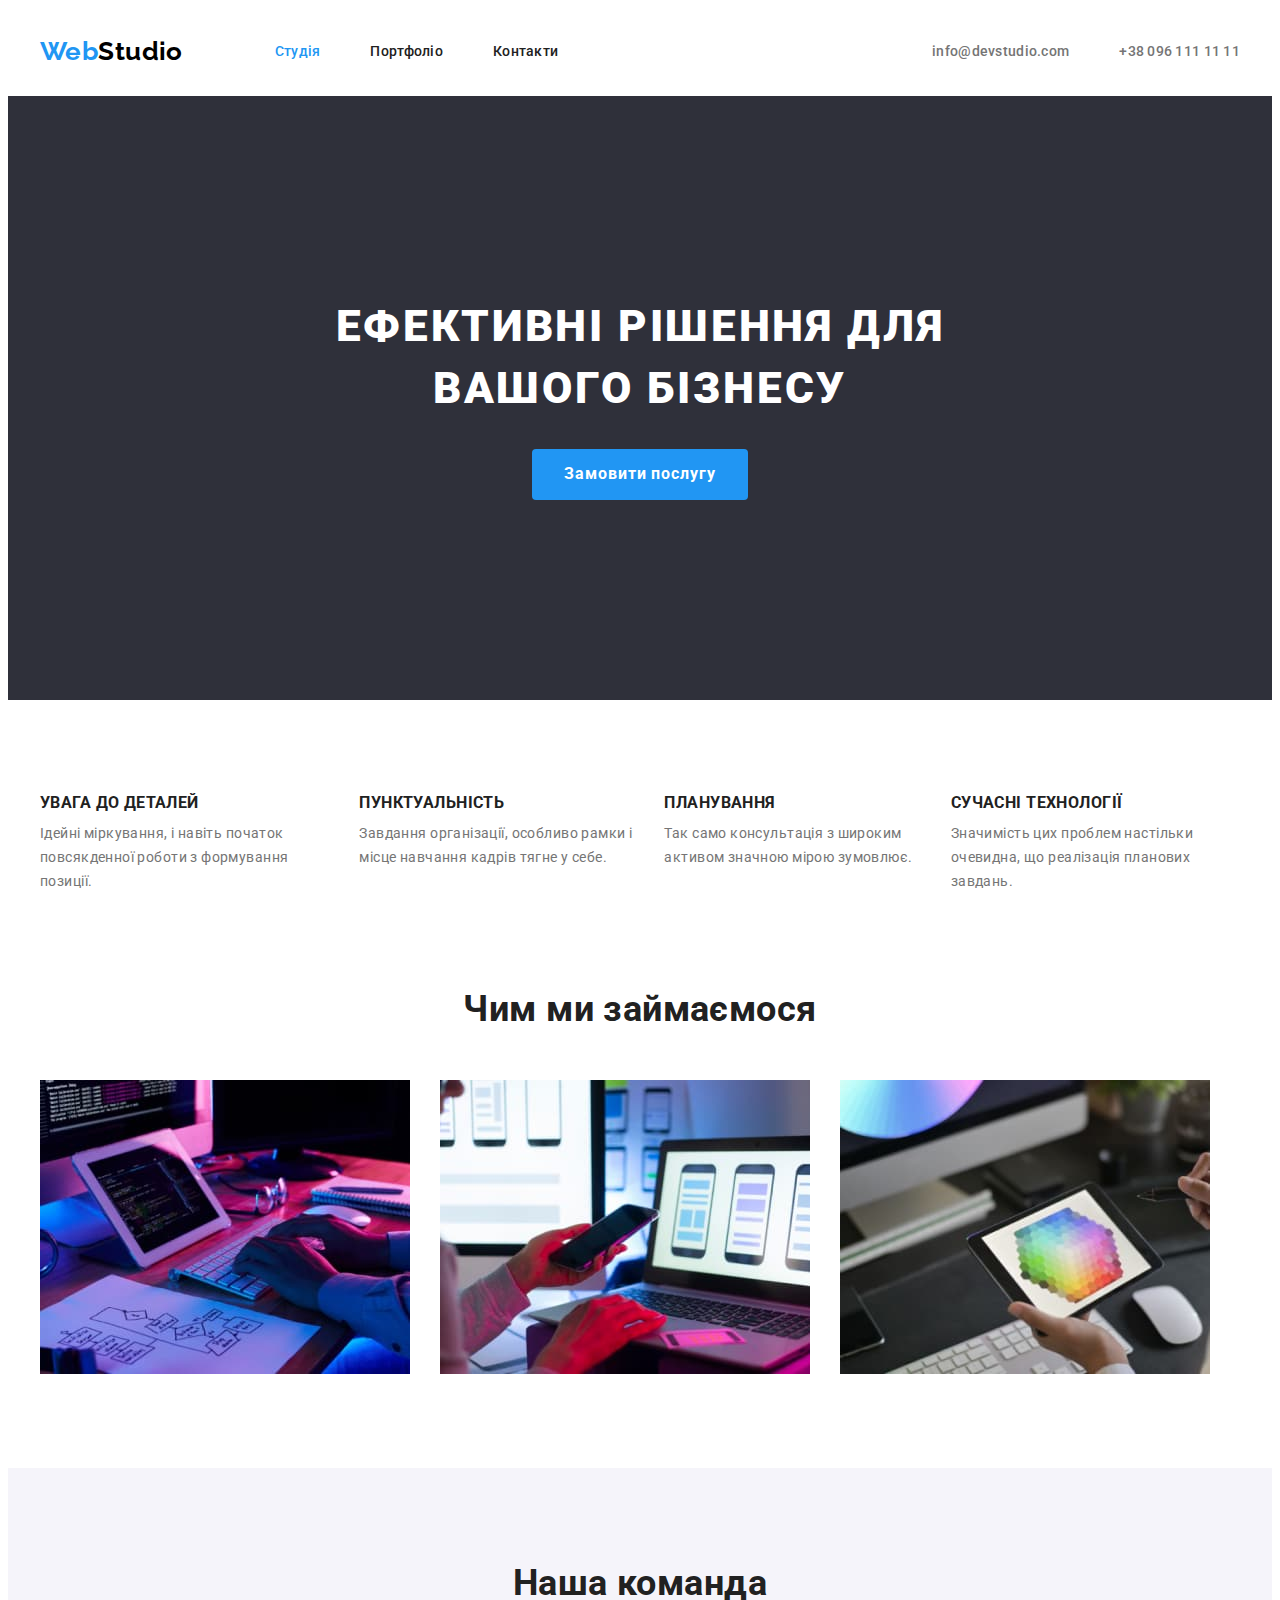
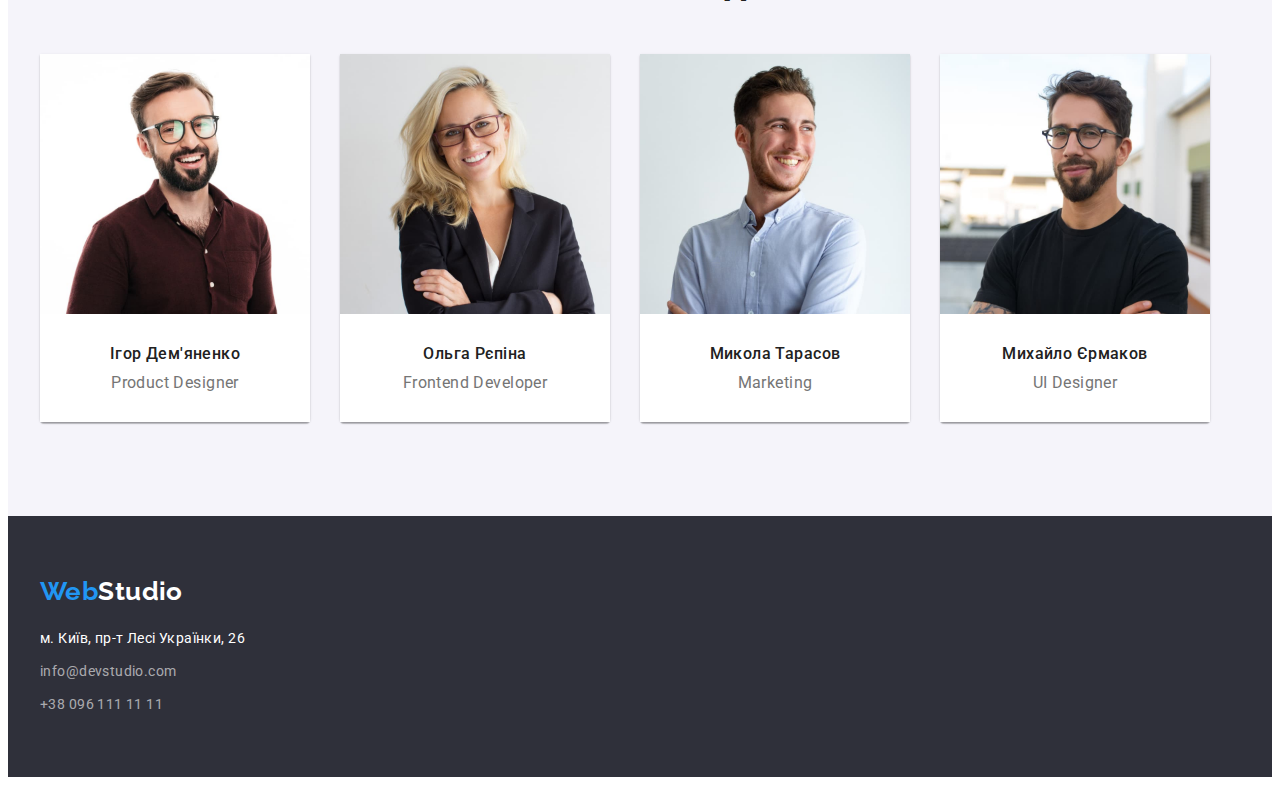
<file: index.html>
<!DOCTYPE html>
<html lang="uk">
  <head>
    <meta charset="UTF-8" />
    <meta http-equiv="X-UA-Compatible" content="IE=edge" />
    <meta name="viewport" content="width=device-width, initial-scale=1.0" />
    <title>Webstudio</title>
    <link
      href="https://fonts.googleapis.com/css2?family=Raleway:wght@700&family=Roboto:wght@400;500;700;900&display=swap"
      rel="stylesheet"
    />
    <link
      rel="stylesheet"
      href="https://cdnjs.cloudflare.com/ajax/libs/modern-normalize/1.1.0/modern-normalize.min.css"
      integrity="sha512-wpPYUAdjBVSE4KJnH1VR1HeZfpl1ub8YT/NKx4PuQ5NmX2tKuGu6U/JRp5y+Y8XG2tV+wKQpNHVUX03MfMFn9Q=="
      crossorigin="anonymous"
      referrerpolicy="no-referrer"
    />
    <link rel="stylesheet" href="./css/style.css" />
  </head>
  <body>
    <!--Header's site-->
    <header>
      <!--Navigation's site-->
      <div class="container nav">
        <a href="./index.html" class="logo-header"
          ><span class="logo-letters">Web</span>Studio</a
        >
        <nav>
          <ul class="site-nav list">
            <li class="item">
              <a href="./index.html" class="link current">Студія</a>
            </li>
            <li class="item">
              <a href="./portfolio.html" class="link">Портфоліо</a>
            </li>
            <li class="item"><a href="" class="link">Контакти</a></li>
          </ul>
        </nav>
        <!--Contacts-->
        <ul class="list contact">
          <li class="item">
            <a href="mailto:info@devstudio.com" class="site-contacts"
              >info@devstudio.com</a
            >
          </li>
          <li class="item">
            <a href="tel:+380961111111" class="site-contacts"
              >+38 096 111 11 11</a
            >
          </li>
        </ul>
      </div>
    </header>
    <main>
      <!--Hero-->
      <section class="hero">
        <h1 class="hero-title">Ефективні рішення для вашого бізнесу</h1>
        <button type="button" class="hero-button">Замовити послугу</button>
      </section>
      <!--Features-->
      <section class="section">
        <!-- Hidden heading -->
        <div class="container">
          <h2 class="visually-hidden">Особливості</h2>
          <ul class="features list">
            <li class="item">
              <h3 class="features-title">Увага до деталей</h3>
              <p class="features-list">
                Ідейні міркування, і навіть початок повсякденної роботи з
                формування позиції.
              </p>
            </li>
            <li class="item">
              <h3 class="features-title">Пунктуальність</h3>
              <p class="features-list">
                Завдання організації, особливо рамки і місце навчання кадрів
                тягне у себе.
              </p>
            </li>
            <li class="item">
              <h3 class="features-title">Планування</h3>
              <p class="features-list">
                Так само консультація з широким активом значною мірою зумовлює.
              </p>
            </li>
            <li class="item">
              <h3 class="features-title">Сучасні технології</h3>
              <p class="features-list">
                Значимість цих проблем настільки очевидна, що реалізація
                планових завдань.
              </p>
            </li>
          </ul>
        </div>
      </section>
      <!--Our works-->
      <section class="work">
        <div class="container">
          <h2 class="our-work-title">Чим ми займаємося</h2>
          <ul class="our-work list">
            <li class="item">
              <img
                src="./images/images-index/box-1.jpg"
                alt="Людина працює за ноутбуком"
                width="370"
                height="294"
              />
            </li>
            <li class="item">
              <img
                src="./images/images-index/box-2.jpg"
                alt="Людина тримає смартфон"
                width="370"
                height="294"
              />
            </li>
            <li class="item">
              <img
                src="./images/images-index/box-3.jpg"
                alt="Людина працює з планшетом"
                width="370"
                height="294"
              />
            </li>
          </ul>
        </div>
      </section>
      <!--Our team-->
      <section class="section team">
        <div class="container">
          <h2 class="our-teams-title">Наша команда</h2>
          <ul class="our-teams list">
            <li class="item">
              <img
                src="./images/images-index/img-1.jpg"
                alt="Чоловік"
                width="270"
                height="260"
              />
              <div class="border-teams">
                <h3 class="our-teams-name">Ігор Дем'яненко</h3>
                <p class="our-team-profession">Product Designer</p>
              </div>
            </li>
            <li class="item">
              <img
                src="./images/images-index/img-2.jpg"
                alt="Жінка"
                width="270"
                height="260"
              />
              <div class="border-teams">
                <h3 class="our-teams-name">Ольга Рєпіна</h3>
                <p class="our-team-profession">Frontend Developer</p>
              </div>
            </li>
            <li class="item">
              <img
                src="./images/images-index/img-3.jpg"
                alt="Чоловік"
                width="270"
                height="260"
              />
              <div class="border-teams">
                <h3 class="our-teams-name">Микола Тарасов</h3>
                <p class="our-team-profession">Marketing</p>
              </div>
            </li>
            <li class="item">
              <img
                src="./images/images-index/img-4.jpg"
                alt="Чоловік"
                width="270"
                height="260"
              />
              <div class="border-teams">
                <h3 class="our-teams-name">Михайло Єрмаков</h3>
                <p class="our-team-profession">UI Designer</p>
              </div>
            </li>
          </ul>
        </div>
      </section>
    </main>
    <!-- Adress -->
    <footer class="footer">
      <div class="container">
        <a href="./index.html" class="logo-footer"
          ><span class="logo-letters">Web</span>Studio</a
        >
        <address>
          <ul class="list">
            <li class="items">
              <a
                href="https://goo.gl/maps/6pdL2G1aaHJUCAZU8"
                target="_blank"
                rel="noopener noreferrer"
                class="footer-adress"
                >м. Київ, пр-т Лесі Українки, 26</a
              >
            </li>
            <li class="items">
              <a href="mailto:info@devstudio.com" class="footer-contacts"
                >info@devstudio.com</a
              >
            </li>
            <li class="items">
              <a href="tel:+380961111111" class="footer-contacts"
                >+38 096 111 11 11</a
              >
            </li>
          </ul>
        </address>
      </div>
    </footer>
  </body>
</html>
</file>
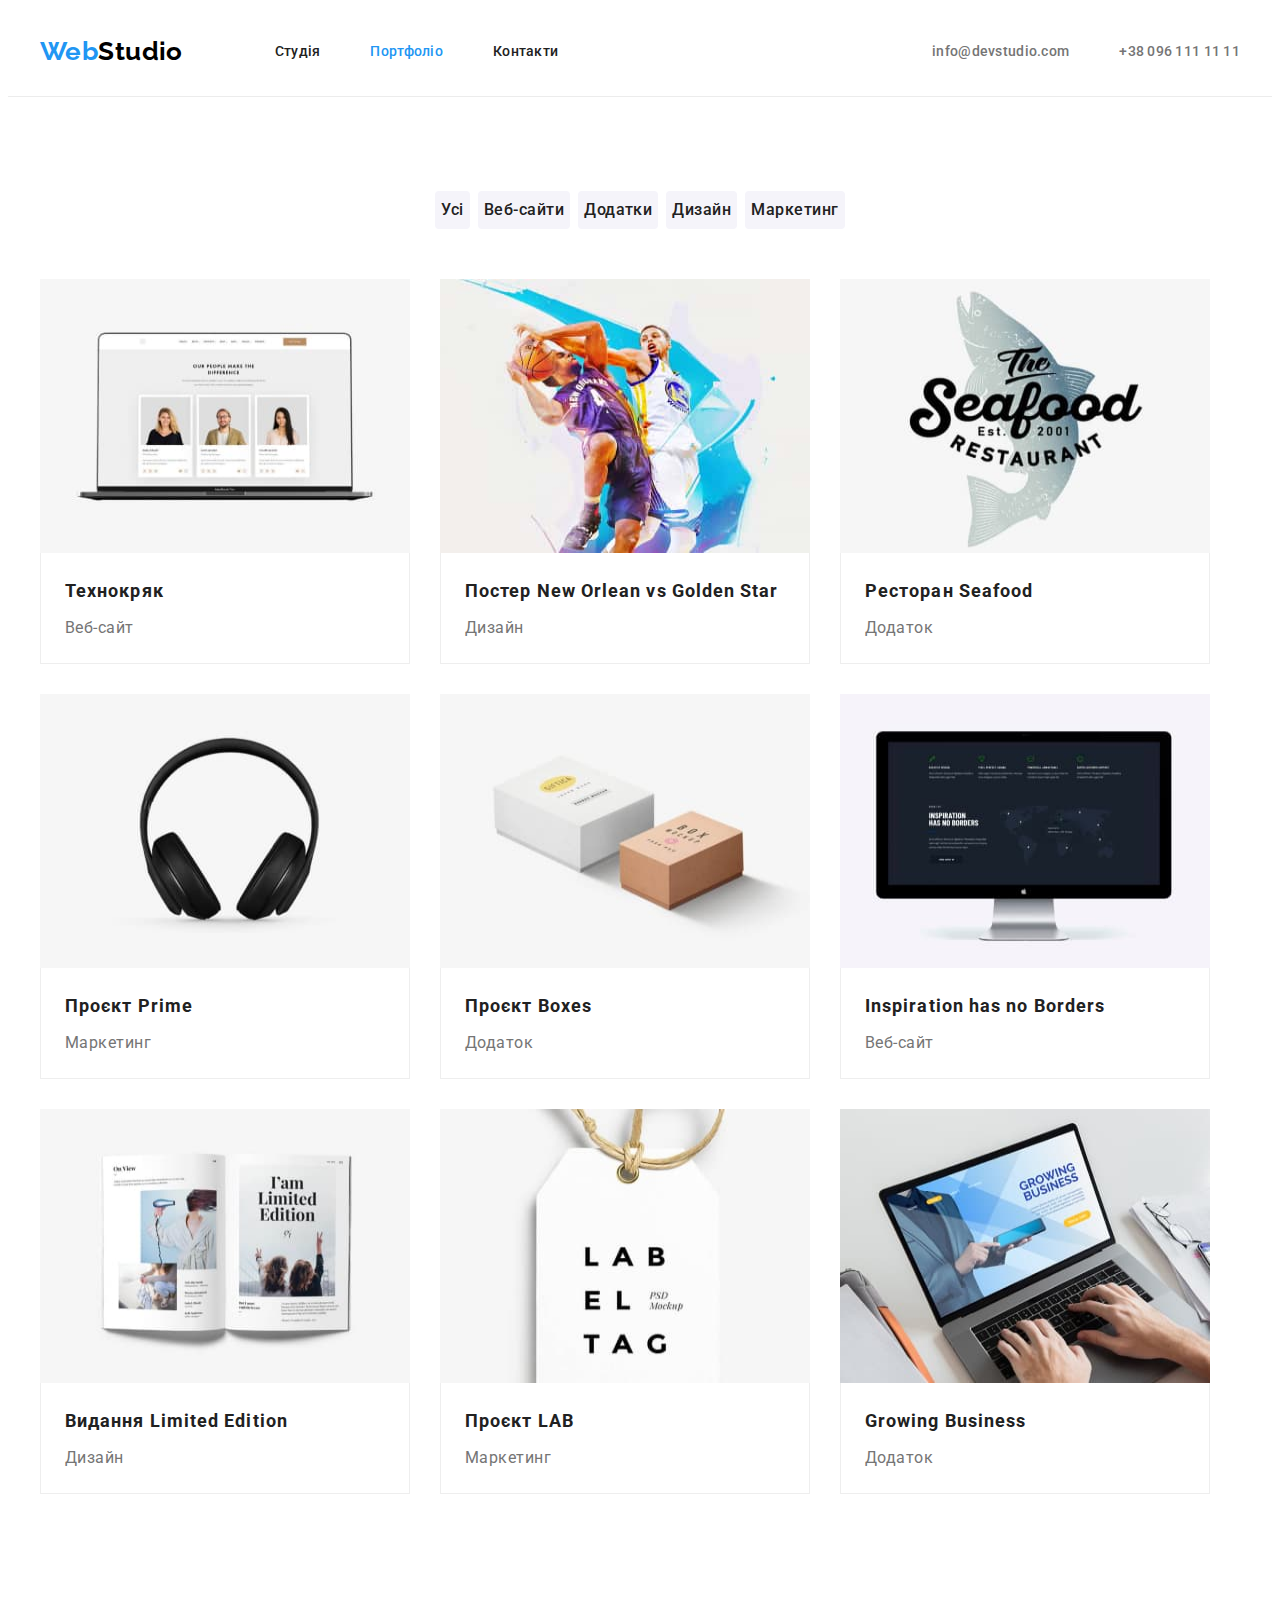
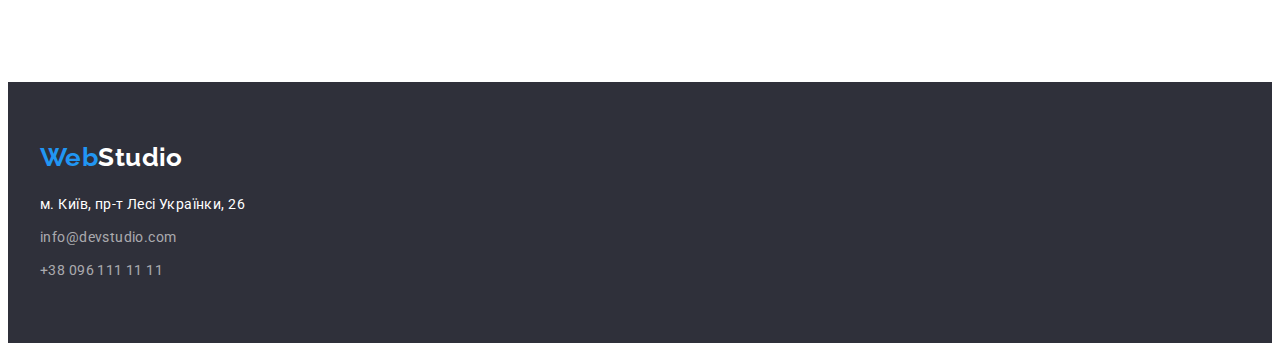
<file: portfolio.html>
<!DOCTYPE html>
<html lang="uk">
  <head>
    <meta charset="UTF-8" />
    <meta http-equiv="X-UA-Compatible" content="IE=edge" />
    <meta name="viewport" content="width=device-width, initial-scale=1.0" />
    <title>Webstudio</title>
    <link
      href="https://fonts.googleapis.com/css2?family=Raleway:wght@700&family=Roboto:wght@400;500;700;900&display=swap"
      rel="stylesheet"
    />
    <link
      rel="stylesheet"
      href="https://cdnjs.cloudflare.com/ajax/libs/modern-normalize/1.1.0/modern-normalize.min.css"
      integrity="sha512-wpPYUAdjBVSE4KJnH1VR1HeZfpl1ub8YT/NKx4PuQ5NmX2tKuGu6U/JRp5y+Y8XG2tV+wKQpNHVUX03MfMFn9Q=="
      crossorigin="anonymous"
      referrerpolicy="no-referrer"
    />
    <link rel="stylesheet" href="./css/style.css" />
  </head>
  <body>
    <!--Header's site-->
    <header class="border">
      <!--Navigation's site-->
      <div class="container nav">
        <a href="./index.html" class="logo-header"
          ><span class="logo-letters">Web</span>Studio</a
        >
        <nav>
          <ul class="site-nav list">
            <li class="item"><a href="./index.html" class="link">Студія</a></li>
            <li class="item">
              <a href="./portfolio.html" class="link current">Портфоліо</a>
            </li>
            <li class="item"><a href="" class="link">Контакти</a></li>
          </ul>
        </nav>
        <!--Contacts-->
        <ul class="list contact">
          <li class="item">
            <a href="mailto:info@devstudio.com" class="site-contacts"
              >info@devstudio.com</a
            >
          </li>
          <li class="item">
            <a href="tel:+380961111111" class="site-contacts"
              >+38 096 111 11 11</a
            >
          </li>
        </ul>
      </div>
    </header>
    <!-- Hero -->
    <main>
      <section class="section">
        <!-- Hidden heading -->
        <h1 class="visually-hidden">Портфоліо</h1>
        <!-- Filtr buttons -->
        <div class="container">
          <ul class="list filtrs">
            <li class="item">
              <button type="button" class="filtr link">Усі</button>
            </li>
            <li class="item">
              <button type="button" class="filtr link">Веб-сайти</button>
            </li>
            <li class="item">
              <button type="button" class="filtr link">Додатки</button>
            </li>
            <li class="item">
              <button type="button" class="filtr link">Дизайн</button>
            </li>
            <li class="item">
              <button type="button" class="filtr link">Маркетинг</button>
            </li>
          </ul>
    
        <!-- Images of the portfolio -->
          <ul class="portfolio list">
            <li class="item">
              <a href="" class="portfolio-link"
                ><img
                  src="./images/images-portfolio/portfolio1.jpg"
                  alt="приклад сайта"
                  width="370"
                  height="274"
                />
                <div class="border-card">
                  <h2 class="portfolio-title">Технокряк</h2>
                  <p class="portfolio-list">Веб-сайт</p>
                </div>
              </a>
            </li>
            <li class="item">
              <a href="" class="portfolio-link"
                ><img
                  src="./images/images-portfolio/portfolio2.jpg"
                  alt="гра в баскетбол"
                  width="370"
                  height="274"
                />
                <div class="border-card">
                  <h2 class="portfolio-title">
                    Постер New Orlean vs Golden Star
                  </h2>
                  <p class="portfolio-list">Дизайн</p>
                </div>
              </a>
            </li>
            <li class="item">
              <a href="" class="portfolio-link"
                ><img
                  src="./images/images-portfolio/portfolio3.jpg"
                  alt="логотип ресторана морської кухні"
                  width="370"
                  height="274"
                />
                <div class="border-card">
                  <h2 class="portfolio-title">Ресторан Seafood</h2>
                  <p class="portfolio-list">Додаток</p>
                </div>
              </a>
            </li>
            <li class="item">
              <a href="" class="portfolio-link"
                ><img
                  src="./images/images-portfolio/portfolio4.jpg"
                  alt="навушники"
                  width="370"
                  height="274"
                />
                <div class="border-card">
                  <h2 class="portfolio-title">Проєкт Prime</h2>
                  <p class="portfolio-list">Маркетинг</p>
                </div>
              </a>
            </li>
            <li class="item">
              <a href="" class="portfolio-link"
                ><img
                  src="./images/images-portfolio/portfolio5.jpg"
                  alt="дві картоні коробки"
                  width="370"
                  height="274"
                />
                <div class="border-card">
                  <h2 class="portfolio-title">Проєкт Boxes</h2>
                  <p class="portfolio-list">Додаток</p>
                </div></a
              >
            </li>
            <li class="item">
              <a href="" class="portfolio-link"
                ><img
                  src="./images/images-portfolio/portfolio6.jpg"
                  alt="монітор із зображенням сайту"
                  width="370"
                  height="274"
                />
                <div class="border-card">
                  <h2 class="portfolio-title">Inspiration has no Borders</h2>
                  <p class="portfolio-list">Веб-сайт</p>
                </div>
              </a>
            </li>
            <li class="item">
              <a href="" class="portfolio-link"
                ><img
                  src="./images/images-portfolio/portfolio7.jpg"
                  alt="відкритий журнал"
                  width="370"
                  height="274"
                />
                <div class="border-card">
                  <h2 class="portfolio-title">Видання Limited Edition</h2>
                  <p class="portfolio-list">Дизайн</p>
                </div>
              </a>
            </li>
            <li class="item">
              <a href="" class="portfolio-link"
                ><img
                  src="./images/images-portfolio/portfolio8.jpg"
                  alt="лейба для одягу та товарів"
                  width="370"
                  height="274"
                />
                <div class="border-card">
                  <h2 class="portfolio-title">Проєкт LAB</h2>
                  <p class="portfolio-list">Маркетинг</p>
                </div>
              </a>
            </li>
            <li class="item">
              <a href="" class="portfolio-link"
                ><img
                  src="./images/images-portfolio/portfolio9.jpg"
                  alt="руки на клавіатурі ноутбука"
                  width="370"
                  height="274"
                />
                <div class="border-card">
                  <h2 class="portfolio-title">Growing Business</h2>
                  <p class="portfolio-list">Додаток</p>
                </div>
              </a>
            </li>
          </ul>
        </div>
      </section>
    </main>
    <!-- Adress -->
    <footer class="footer">
      <div class="container">
        <a href="./index.html" class="logo-footer"
          ><span class="logo-letters">Web</span>Studio</a
        >
        <address>
          <ul class="list">
            <li class="items">
              <a
                href="https://goo.gl/maps/6pdL2G1aaHJUCAZU8"
                target="_blank"
                rel="noopener noreferrer"
                class="footer-adress"
                >м. Київ, пр-т Лесі Українки, 26</a
              >
            </li>
            <li class="items">
              <a href="mailto:info@devstudio.com" class="footer-contacts"
                >info@devstudio.com</a
              >
            </li>
            <li class="items">
              <a href="tel:+380961111111" class="footer-contacts"
                >+38 096 111 11 11</a
              >
            </li>
          </ul>
        </address>
      </div>
    </footer>
  </body>
</html>
</file>
<file: css/style.css>
:root {
  --primary-text-color: #757575;
  --secondary-text-color: #212121;
  --added-text-color: #ffffff;
  --logo-button-text-color: #2196f3;
  --primary-background-color: #ffffff;
  --secondary-background-color: #f5f4fa;
  --background-color-hover: #2196f3;
  --background-color-added: #2f303a;
  --text-color: #000000;
  --text-color-footer: rgba(255, 255, 255, 0.6);
  --active-button-color: #188ce8;
  --color-shadow: #rgba(0, 0, 0, 0.15);
  --color-border-header: 1px solid #ececec;
  --color-border-cards: 1px solid #eeeeee;
}

body {
  background-color: var(--primary-background-color);
  color: var(--primary-text-color);
  font-family: "Roboto", sans-serif;
  font-weight: 400;
  font-size: 14px;
  line-height: 1.71;
  letter-spacing: 0.03em;
}
.list {
  list-style: none;
  padding: 0;
  margin: 0;
}

.container {
  width: 1200px;
  margin-left: auto;
  margin-right: auto;
  padding-left: 15px;
  padding-right: 15px;
}
h2,
h3,
p {
  margin: 0;
}
img {
  max-width: 100%;
  display: block;
}
/* Navigation's site */
.nav {
  display: flex;
  align-items: center;
}

.logo-letters {
  color: var(--logo-button-text-color);
}
.logo-header {
  margin-right: 92px;

  color: var(--text-color);
  text-decoration: none;
  font-family: "Raleway", sans-serif;
  font-weight: 700;
  font-size: 26px;
  line-height: 1.2;
}
.link {
  padding-top: 32px;
  padding-bottom: 32px;
  color: var(--secondary-text-color);
  text-decoration: none;
  font-weight: 500;
  font-size: 14px;
  line-height: 1.14;
  letter-spacing: 0.02em;
}
.link:hover,
.link:focus {
  color: var(--logo-button-text-color);
}

.link.current {
  color: var(--logo-button-text-color);
}
.site-nav {
  display: block;
  display: flex;
}

.site-nav .item:not(:last-child) {
  margin-right: 50px;
}

/* Links to contacts */
.site-contacts {
  padding-top: 32px;
  padding-bottom: 32px;

  color: var(--primary-text-color);
  text-decoration: none;
  font-weight: 500;
  font-size: 14px;
  line-height: 1.14;
  letter-spacing: 0.02em;
}
.site-contacts:hover,
.site-contacts:focus {
  color: var(--logo-button-text-color);
}
.contact {
  margin-left: auto;
  display: block;
  display: flex;
}
.contact .item:not(:last-child) {
  margin-right: 50px;
}
.contact .item {
  padding-top: 32px;
  padding-bottom: 32px;
}

/* Hero */
.hero {
  padding-bottom: 200px;
  padding-top: 200px;
  background-color: var(--background-color-added);
  text-align: center;
}
.hero-title {
  margin-bottom: 30px;
  margin-top: 0;
  margin-right: auto;
  margin-left: auto;
  max-width: 696px;
  color: var(--added-text-color);
  font-weight: 900;
  font-size: 44px;
  line-height: 1.4;
  letter-spacing: 0.06em;
  text-transform: uppercase;
}
.hero-button {
  min-width: 216px;
  padding: 10px 32px;
  border-radius: 4px;
  border-width: 0;
  box-shadow: 0px 4px 4px var(--color-shadow);

  background-color: var(--logo-button-text-color);
  color: var(--added-text-color);
  font-family: inherit;
  font-weight: 700;
  font-size: 16px;
  line-height: 1.9;
  letter-spacing: 0.06em;
  cursor: pointer;
}
.hero-button:hover,
.hero-button:focus {
  background-color: var(--active-button-color);
}

/* Features and Images of the portfolio*/
.visually-hidden {
  position: absolute;
  clip: rect(0 0 0 0);
  width: 1px;
  height: 1px;
  margin: -1px;
}
.section {
  padding-bottom: 94px;
  padding-top: 94px;
}
.features {
  display: flex;
  gap: 30px;
}
.features-title {
  margin-bottom: 10px;
  margin-top: 0;

  color: var(--secondary-text-color);
  font-weight: 700;
  line-height: 1.14;
  text-transform: uppercase;
}
.features-list {
  margin: 0;
}

/* Our works */
.work {
  padding-bottom: 94px;
}
.our-work {
  display: flex;
}
.our-work .item:not(:last-child) {
  margin-right: 30px;
}
.our-work-title,
.our-teams-title {
  margin-bottom: 50px;

  color: var(--secondary-text-color);
  font-weight: 700;
  font-size: 36px;
  line-height: 1.17;
  text-align: center;
}

/* Our teams */
.team {
  background-color: var(--secondary-background-color);
}
.our-teams {
  display: flex;
}
.our-teams .item {
  box-shadow: 0px 1px 3px rgba(0, 0, 0, 0.12), 0px 1px 1px rgba(0, 0, 0, 0.14),
    0px 2px 1px rgba(0, 0, 0, 0.2);
  border-radius: 0px 0px 4px 4px;
}
.border-teams {
  padding-top: 30px;
  padding-bottom: 30px;
  background: var(--primary-background-color);
}
.our-teams-name {
  margin-bottom: 10px;

  color: var(--secondary-text-color);
  font-weight: 500;
  font-size: 16px;
  line-height: 1.19;
  text-align: center;
}
.our-team-profession {
  margin: 0;

  font-size: 16px;
  line-height: 1.19;
  text-align: center;
}
.our-teams .item:not(:last-child) {
  margin-right: 30px;
}

/* Adress */
.footer {
  padding-top: 60px;
  padding-bottom: 60px;
  background-color: var(--background-color-added);
}
.logo-footer {
  margin-bottom: 20px;

  color: var(--added-text-color);
  text-decoration: none;
  display: inline-block;
  font-family: "Raleway", sans-serif;
  font-style: normal;
  font-weight: 700;
  font-size: 26px;
  line-height: 1.2;
}
.footer-contacts {
  color: var(--text-color-footer);
  display: inline-block;
  font-style: normal;
  text-decoration: none;
}
.list .items:not(:last-child) {
  margin-bottom: 9px;
}
.footer-adress {
  color: var(--added-text-color);
  display: inline-block;
  font-style: normal;
  text-decoration: none;
}
.footer-adress:hover,
.footer-adress:focus {
  color: var(--added-text-color);
}
.footer-contacts:hover,
.footer-contacts:focus {
  color: var(--added-text-color);
}

/* Portfolio.html */
/* Filtr buttons */
.filtrs {
  display: flex;
  justify-content: center;
  margin-bottom: 50px;
}
.filtrs .item:not(:last-child) {
  margin-right: 8px;
}
.filtr {
  padding-bottom: 6px;
  padding-top: 6px;

  background-color: var(--secondary-background-color);
  color: var(--secondary-text-color);
  font-family: inherit;
  font-weight: 500;
  font-size: 16px;
  line-height: 1.6;
  letter-spacing: 0.03em;
  cursor: pointer;
  border-radius: 4px;
  border-width: 0;
}
.filtr:hover,
.filtr:focus {
  background-color: var(--logo-button-text-color);
  color: var(--added-text-color);
  box-shadow: 0px 3px 1px rgba(0, 0, 0, 0.1), 0px 1px 2px rgba(0, 0, 0, 0.08),
    0px 2px 2px rgba(0, 0, 0, 0.12);
  border-radius: 4px;
}
/* Hero in Portfolio.html */
.border {
  border-bottom: var(--color-border-header);
}
.portfolio {
  display: flex;
  flex-wrap: wrap;
  margin: -15px;
}
.portfolio .item {
  width: 370px;
  margin: 15px;
}
.border-card {
  padding-top: 20px;
  padding-bottom: 20px;
  padding-left: 24px;
  padding-right: 24px;
  border-bottom: var(--color-border-cards);
  border-left: var(--color-border-cards);
  border-right: var(--color-border-cards);
}

.portfolio-link {
  text-decoration: none;
}
.portfolio-title {
  margin-bottom: 4px;
  color: var(--secondary-text-color);
  font-weight: 700;
  font-size: 18px;
  line-height: 2;
  letter-spacing: 0.06em;
}
.portfolio-list {
  color: var(--primary-text-color);
  font-size: 16px;
  line-height: 1.88;
  letter-spacing: 0.03em;
}
.portfolio.list {
  padding-bottom: 94px;
}
</file>
